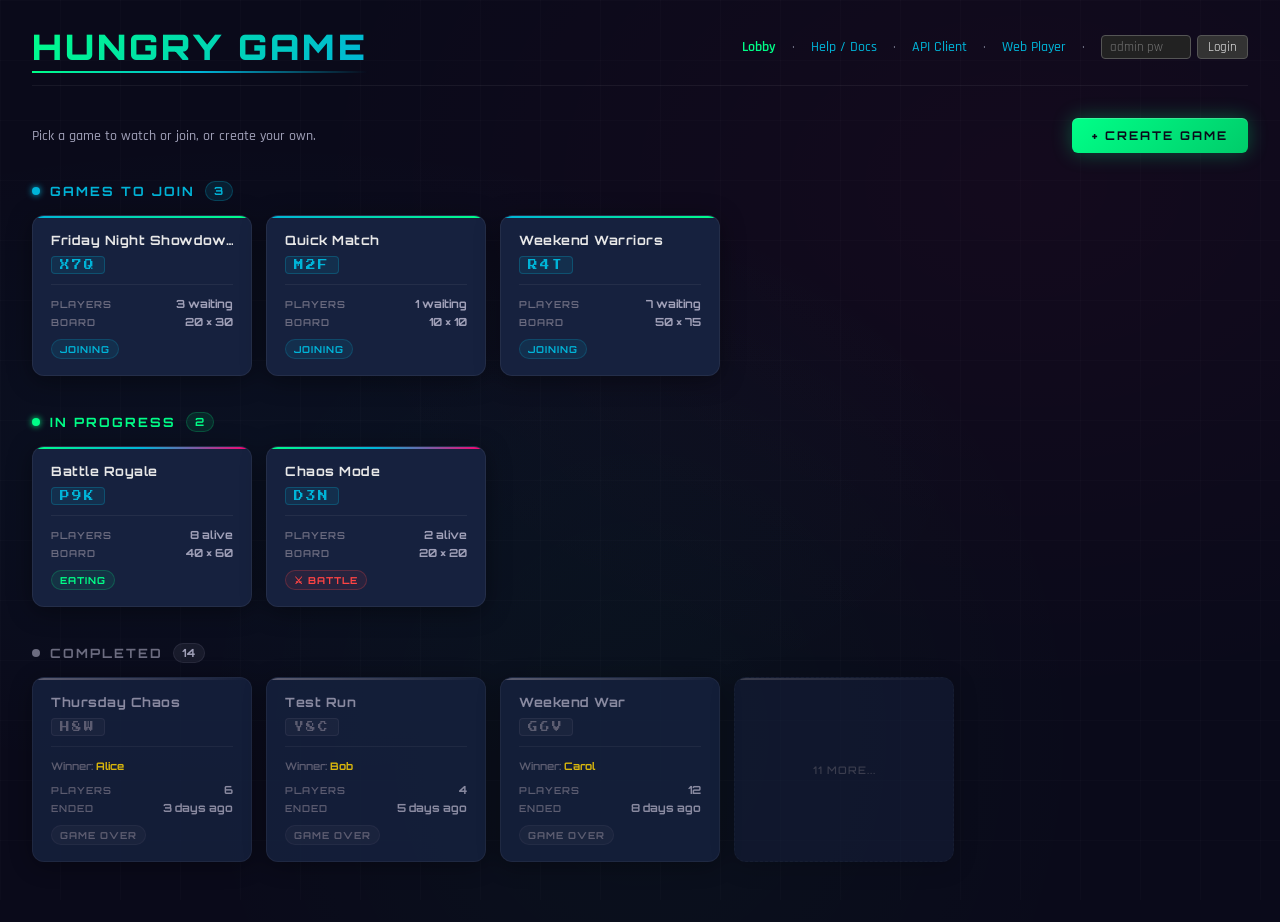
<file: .superpowers/brainstorm/1194-1775781481/content/lobby-cards.html>
<!DOCTYPE html>
<html lang="en">
<head>
<meta charset="UTF-8">
<meta name="viewport" content="width=device-width, initial-scale=1.0">
<title>Lobby Mockup</title>
<link rel="preconnect" href="https://fonts.googleapis.com">
<link href="https://fonts.googleapis.com/css2?family=Orbitron:wght@700;900&family=Rajdhani:wght@500;600&family=Press+Start+2P&display=swap" rel="stylesheet">
<style>
:root {
  --bg-dark: #0a0a1a;
  --bg-surface: #1a1a2e;
  --bg-card: #16213e;
  --bg-card-hover: #1c2a4a;
  --neon-green: #00ff88;
  --neon-pink: #ff006e;
  --neon-cyan: #00b4d8;
  --neon-yellow: #ffd60a;
  --neon-orange: #ff8c00;
  --neon-purple: #b388ff;
  --battle-red: #ff4444;
  --text-primary: #e8e8e8;
  --text-secondary: #a0a0b8;
  --text-muted: #6c6c80;
  --border-subtle: rgba(255,255,255,0.06);
  --radius-sm: 6px;
  --radius-md: 12px;
  --font-display: 'Orbitron', sans-serif;
  --font-body: 'Rajdhani', sans-serif;
}
*, *::before, *::after { box-sizing: border-box; margin: 0; padding: 0; }
html, body {
  font-family: var(--font-body);
  font-weight: 500;
  background-color: var(--bg-dark);
  color: var(--text-primary);
  font-size: 16px;
  min-height: 100vh;
}
body {
  background-image:
    radial-gradient(ellipse at 20% 50%, rgba(0,180,216,0.04) 0%, transparent 50%),
    radial-gradient(ellipse at 80% 20%, rgba(255,0,110,0.04) 0%, transparent 50%),
    radial-gradient(ellipse at 50% 80%, rgba(0,255,136,0.03) 0%, transparent 50%);
}
body::before {
  content: '';
  position: fixed; top:0; left:0; width:100%; height:100%;
  background-image:
    linear-gradient(rgba(255,255,255,0.015) 1px, transparent 1px),
    linear-gradient(90deg, rgba(255,255,255,0.015) 1px, transparent 1px);
  background-size: 60px 60px;
  pointer-events: none; z-index: 0;
}
.page { position: relative; z-index: 1; padding: 24px 32px; max-width: 1400px; margin: 0 auto; }

/* Header */
.page-header {
  display: flex; align-items: center; justify-content: space-between;
  flex-wrap: wrap; gap: 16px; margin-bottom: 32px;
  padding-bottom: 16px; border-bottom: 1px solid var(--border-subtle);
}
.game-title {
  font-family: var(--font-display); font-weight: 900; font-size: 2.2rem;
  background: linear-gradient(135deg, var(--neon-green), var(--neon-cyan));
  -webkit-background-clip: text; -webkit-text-fill-color: transparent;
  background-clip: text; letter-spacing: 3px; text-transform: uppercase;
  position: relative; display: inline-block;
}
.game-title::after {
  content: ''; position: absolute; bottom: -4px; left: 0; width: 100%; height: 2px;
  background: linear-gradient(90deg, var(--neon-green), var(--neon-cyan), transparent);
}
.nav-links { display: flex; align-items: center; gap: 16px; font-size: 0.85rem; flex-wrap: wrap; }
.nav-links a { color: var(--neon-cyan); text-decoration: none; transition: color 0.2s; }
.nav-links a:hover { color: var(--neon-green); }
.nav-links a.active { color: var(--neon-green); font-weight: 600; }
.nav-sep { color: var(--text-muted); }
.admin-form { display: inline-flex; align-items: center; gap: 6px; }
.admin-form input {
  width: 90px; padding: 3px 8px; font-size: 0.8rem;
  background: #222; border: 1px solid #555; color: #eee; border-radius: 4px;
  font-family: var(--font-body);
}
.admin-form button {
  padding: 3px 10px; font-size: 0.8rem; background: #333;
  border: 1px solid #555; color: #eee; border-radius: 4px; cursor: pointer;
  font-family: var(--font-body);
}

/* Section heading */
.section-heading {
  display: flex; align-items: center; gap: 10px; margin-bottom: 14px;
}
.section-heading h2 {
  font-family: var(--font-display); font-size: 0.8rem; font-weight: 700;
  letter-spacing: 2px; text-transform: uppercase;
}
.section-heading .count {
  font-family: var(--font-display); font-size: 0.7rem; font-weight: 700;
  padding: 2px 8px; border-radius: 100px; letter-spacing: 1px;
}
.dot {
  width: 8px; height: 8px; border-radius: 50%; flex-shrink: 0;
}

.section-join .section-heading h2 { color: var(--neon-cyan); }
.section-join .dot { background: var(--neon-cyan); box-shadow: 0 0 6px var(--neon-cyan); }
.section-join .count { background: rgba(0,180,216,0.12); color: var(--neon-cyan); border: 1px solid rgba(0,180,216,0.25); }

.section-progress .section-heading h2 { color: var(--neon-green); }
.section-progress .dot { background: var(--neon-green); box-shadow: 0 0 6px var(--neon-green); animation: pulse-dot 2s ease-in-out infinite; }
.section-progress .count { background: rgba(0,255,136,0.1); color: var(--neon-green); border: 1px solid rgba(0,255,136,0.2); }

.section-completed .section-heading h2 { color: var(--text-muted); }
.section-completed .dot { background: var(--text-muted); }
.section-completed .count { background: rgba(108,108,128,0.15); color: var(--text-secondary); border: 1px solid rgba(108,108,128,0.2); }

.section { margin-bottom: 36px; }

/* Card grid - flows with width */
.card-grid {
  display: flex; flex-wrap: wrap; gap: 14px;
}

/* Game card */
.game-card {
  background: var(--bg-card);
  border: 1px solid var(--border-subtle);
  border-radius: var(--radius-md);
  box-shadow: 0 4px 24px rgba(0,0,0,0.4);
  padding: 16px 18px;
  position: relative; overflow: hidden;
  cursor: pointer;
  transition: background 0.2s, border-color 0.2s, transform 0.15s, box-shadow 0.2s;
  width: 220px;
  flex-shrink: 0;
  display: flex; flex-direction: column; gap: 8px;
}
.game-card::before {
  content: ''; position: absolute; top: 0; left: 0; right: 0; height: 2px;
}
.section-join .game-card::before { background: linear-gradient(90deg, var(--neon-cyan), var(--neon-green)); }
.section-progress .game-card::before { background: linear-gradient(90deg, var(--neon-green), var(--neon-cyan), var(--neon-pink)); }
.section-completed .game-card::before { background: linear-gradient(90deg, var(--text-muted), transparent); }

.section-join .game-card:hover {
  background: var(--bg-card-hover); border-color: rgba(0,180,216,0.3);
  box-shadow: 0 0 20px rgba(0,180,216,0.12), 0 4px 24px rgba(0,0,0,0.4);
  transform: translateY(-2px);
}
.section-progress .game-card:hover {
  background: var(--bg-card-hover); border-color: rgba(0,255,136,0.2);
  transform: translateY(-2px);
}
.section-completed .game-card { cursor: default; opacity: 0.85; }
.section-completed .game-card:hover { opacity: 1; background: var(--bg-card-hover); }

.card-name {
  font-family: var(--font-display); font-size: 0.8rem; font-weight: 700;
  color: var(--text-primary); letter-spacing: 0.5px;
  white-space: nowrap; overflow: hidden; text-overflow: ellipsis;
}
.section-completed .card-name { color: var(--text-secondary); }

.card-id {
  font-family: 'Press Start 2P', monospace; font-size: 0.6rem;
  color: var(--neon-cyan); letter-spacing: 2px;
  background: rgba(0,180,216,0.1);
  border: 1px solid rgba(0,180,216,0.25);
  border-radius: 4px;
  padding: 3px 8px;
  display: inline-block;
  width: fit-content;
}
.section-completed .card-id {
  color: var(--text-muted);
  background: rgba(108,108,128,0.1);
  border-color: rgba(108,108,128,0.2);
}

.card-meta {
  display: flex; flex-direction: column; gap: 4px; margin-top: 2px;
}
.card-meta-row {
  display: flex; align-items: center; justify-content: space-between; gap: 8px;
}
.card-label {
  font-family: var(--font-display); font-size: 0.6rem; font-weight: 600;
  letter-spacing: 1px; text-transform: uppercase; color: var(--text-muted);
}
.card-value {
  font-family: var(--font-display); font-size: 0.7rem; font-weight: 700;
  color: var(--text-secondary);
}

.state-badge {
  display: inline-flex; align-items: center; gap: 5px;
  font-family: var(--font-display); font-size: 0.6rem; font-weight: 700;
  letter-spacing: 1px; text-transform: uppercase;
  padding: 3px 8px; border-radius: 100px;
  margin-top: 2px; width: fit-content;
}
.state-joining { color: var(--neon-cyan); background: rgba(0,180,216,0.1); border: 1px solid rgba(0,180,216,0.2); }
.state-eating { color: var(--neon-green); background: rgba(0,255,136,0.08); border: 1px solid rgba(0,255,136,0.2); }
.state-battle { color: var(--battle-red); background: rgba(255,68,68,0.08); border: 1px solid rgba(255,68,68,0.25); }
.state-gameover { color: var(--text-muted); background: rgba(108,108,128,0.1); border: 1px solid rgba(108,108,128,0.15); }

.card-winner {
  font-family: var(--font-display); font-size: 0.65rem; font-weight: 700;
  color: var(--neon-yellow); margin-top: 2px;
}
.card-winner .label { color: var(--text-muted); font-weight: 600; }

.card-divider {
  height: 1px; background: var(--border-subtle); margin: 2px 0;
}

/* Create button */
.create-btn {
  display: inline-flex; align-items: center; gap: 8px;
  font-family: var(--font-display); font-weight: 700; font-size: 0.75rem;
  letter-spacing: 2px; text-transform: uppercase;
  color: var(--bg-dark);
  background: linear-gradient(135deg, var(--neon-green), #00cc6a);
  border: none; border-radius: var(--radius-sm);
  padding: 10px 20px;
  box-shadow: 0 0 20px rgba(0,255,136,0.3), inset 0 1px 0 rgba(255,255,255,0.2);
  cursor: pointer; transition: all 0.25s ease;
  text-decoration: none;
}
.create-btn:hover {
  box-shadow: 0 0 30px rgba(0,255,136,0.5), 0 0 60px rgba(0,255,136,0.2);
  transform: translateY(-1px);
}

/* Lobby top bar */
.lobby-topbar {
  display: flex; align-items: center; justify-content: space-between;
  flex-wrap: wrap; gap: 12px; margin-bottom: 28px;
}
.lobby-tagline {
  color: var(--text-secondary); font-size: 0.9rem;
}

@keyframes pulse-dot {
  0%,100% { box-shadow: 0 0 4px var(--neon-green); }
  50% { box-shadow: 0 0 10px var(--neon-green); }
}
</style>
</head>
<body>
<div class="page">

  <!-- Page header -->
  <div class="page-header">
    <h1 class="game-title">Hungry Game</h1>
    <div class="nav-links">
      <a href="#" class="active">Lobby</a>
      <span class="nav-sep">·</span>
      <a href="#">Help / Docs</a>
      <span class="nav-sep">·</span>
      <a href="#">API Client</a>
      <span class="nav-sep">·</span>
      <a href="#">Web Player</a>
      <span class="nav-sep">·</span>
      <div class="admin-form">
        <input type="password" placeholder="admin pw">
        <button>Login</button>
      </div>
    </div>
  </div>

  <!-- Lobby top bar -->
  <div class="lobby-topbar">
    <span class="lobby-tagline">Pick a game to watch or join, or create your own.</span>
    <a href="#" class="create-btn">+ Create Game</a>
  </div>

  <!-- Games to Join -->
  <div class="section section-join">
    <div class="section-heading">
      <div class="dot"></div>
      <h2>Games to Join</h2>
      <span class="count">3</span>
    </div>
    <div class="card-grid">

      <div class="game-card">
        <div class="card-name">Friday Night Showdown</div>
        <div class="card-id">X7Q</div>

        <div class="card-divider"></div>
        <div class="card-meta">
          <div class="card-meta-row">
            <span class="card-label">Players</span>
            <span class="card-value">3 waiting</span>
          </div>
          <div class="card-meta-row">
            <span class="card-label">Board</span>
            <span class="card-value">20 × 30</span>
          </div>
        </div>
        <div class="state-badge state-joining"><span>Joining</span></div>
      </div>

      <div class="game-card">
        <div class="card-name">Quick Match</div>
        <div class="card-id">M2F</div>
        <div class="card-divider"></div>
        <div class="card-meta">
          <div class="card-meta-row">
            <span class="card-label">Players</span>
            <span class="card-value">1 waiting</span>
          </div>
          <div class="card-meta-row">
            <span class="card-label">Board</span>
            <span class="card-value">10 × 10</span>
          </div>
        </div>
        <div class="state-badge state-joining"><span>Joining</span></div>
      </div>

      <div class="game-card">
        <div class="card-name">Weekend Warriors</div>
        <div class="card-id">R4T</div>
        <div class="card-divider"></div>
        <div class="card-meta">
          <div class="card-meta-row">
            <span class="card-label">Players</span>
            <span class="card-value">7 waiting</span>
          </div>
          <div class="card-meta-row">
            <span class="card-label">Board</span>
            <span class="card-value">50 × 75</span>
          </div>
        </div>
        <div class="state-badge state-joining"><span>Joining</span></div>
      </div>

    </div>
  </div>

  <!-- In Progress -->
  <div class="section section-progress">
    <div class="section-heading">
      <div class="dot"></div>
      <h2>In Progress</h2>
      <span class="count">2</span>
    </div>
    <div class="card-grid">

      <div class="game-card">
        <div class="card-name">Battle Royale</div>
        <div class="card-id">P9K</div>
        <div class="card-divider"></div>
        <div class="card-meta">
          <div class="card-meta-row">
            <span class="card-label">Players</span>
            <span class="card-value">8 alive</span>
          </div>
          <div class="card-meta-row">
            <span class="card-label">Board</span>
            <span class="card-value">40 × 60</span>
          </div>
        </div>
        <div class="state-badge state-eating"><span>Eating</span></div>
      </div>

      <div class="game-card">
        <div class="card-name">Chaos Mode</div>
        <div class="card-id">D3N</div>
        <div class="card-divider"></div>
        <div class="card-meta">
          <div class="card-meta-row">
            <span class="card-label">Players</span>
            <span class="card-value">2 alive</span>
          </div>
          <div class="card-meta-row">
            <span class="card-label">Board</span>
            <span class="card-value">20 × 20</span>
          </div>
        </div>
        <div class="state-badge state-battle"><span>⚔ Battle</span></div>
      </div>

    </div>
  </div>

  <!-- Completed -->
  <div class="section section-completed">
    <div class="section-heading">
      <div class="dot"></div>
      <h2>Completed</h2>
      <span class="count">14</span>
    </div>
    <div class="card-grid">

      <div class="game-card">
        <div class="card-name">Thursday Chaos</div>
        <div class="card-id">H8W</div>
        <div class="card-divider"></div>
        <div class="card-winner"><span class="label">Winner: </span>Alice</div>
        <div class="card-meta">
          <div class="card-meta-row">
            <span class="card-label">Players</span>
            <span class="card-value">6</span>
          </div>
          <div class="card-meta-row">
            <span class="card-label">Ended</span>
            <span class="card-value">3 days ago</span>
          </div>
        </div>
        <div class="state-badge state-gameover"><span>Game Over</span></div>
      </div>

      <div class="game-card">
        <div class="card-name">Test Run</div>
        <div class="card-id">Y8C</div>
        <div class="card-divider"></div>
        <div class="card-winner"><span class="label">Winner: </span>Bob</div>
        <div class="card-meta">
          <div class="card-meta-row">
            <span class="card-label">Players</span>
            <span class="card-value">4</span>
          </div>
          <div class="card-meta-row">
            <span class="card-label">Ended</span>
            <span class="card-value">5 days ago</span>
          </div>
        </div>
        <div class="state-badge state-gameover"><span>Game Over</span></div>
      </div>

      <div class="game-card">
        <div class="card-name">Weekend War</div>
        <div class="card-id">G6V</div>
        <div class="card-divider"></div>
        <div class="card-winner"><span class="label">Winner: </span>Carol</div>
        <div class="card-meta">
          <div class="card-meta-row">
            <span class="card-label">Players</span>
            <span class="card-value">12</span>
          </div>
          <div class="card-meta-row">
            <span class="card-label">Ended</span>
            <span class="card-value">8 days ago</span>
          </div>
        </div>
        <div class="state-badge state-gameover"><span>Game Over</span></div>
      </div>

      <div class="game-card" style="opacity:0.5;border-style:dashed;display:flex;align-items:center;justify-content:center;min-height:100px;">
        <span style="font-family:var(--font-display);font-size:0.65rem;color:var(--text-muted);letter-spacing:1px;text-transform:uppercase">11 more...</span>
      </div>

    </div>
  </div>

</div>
</body>
</html>
</file>
